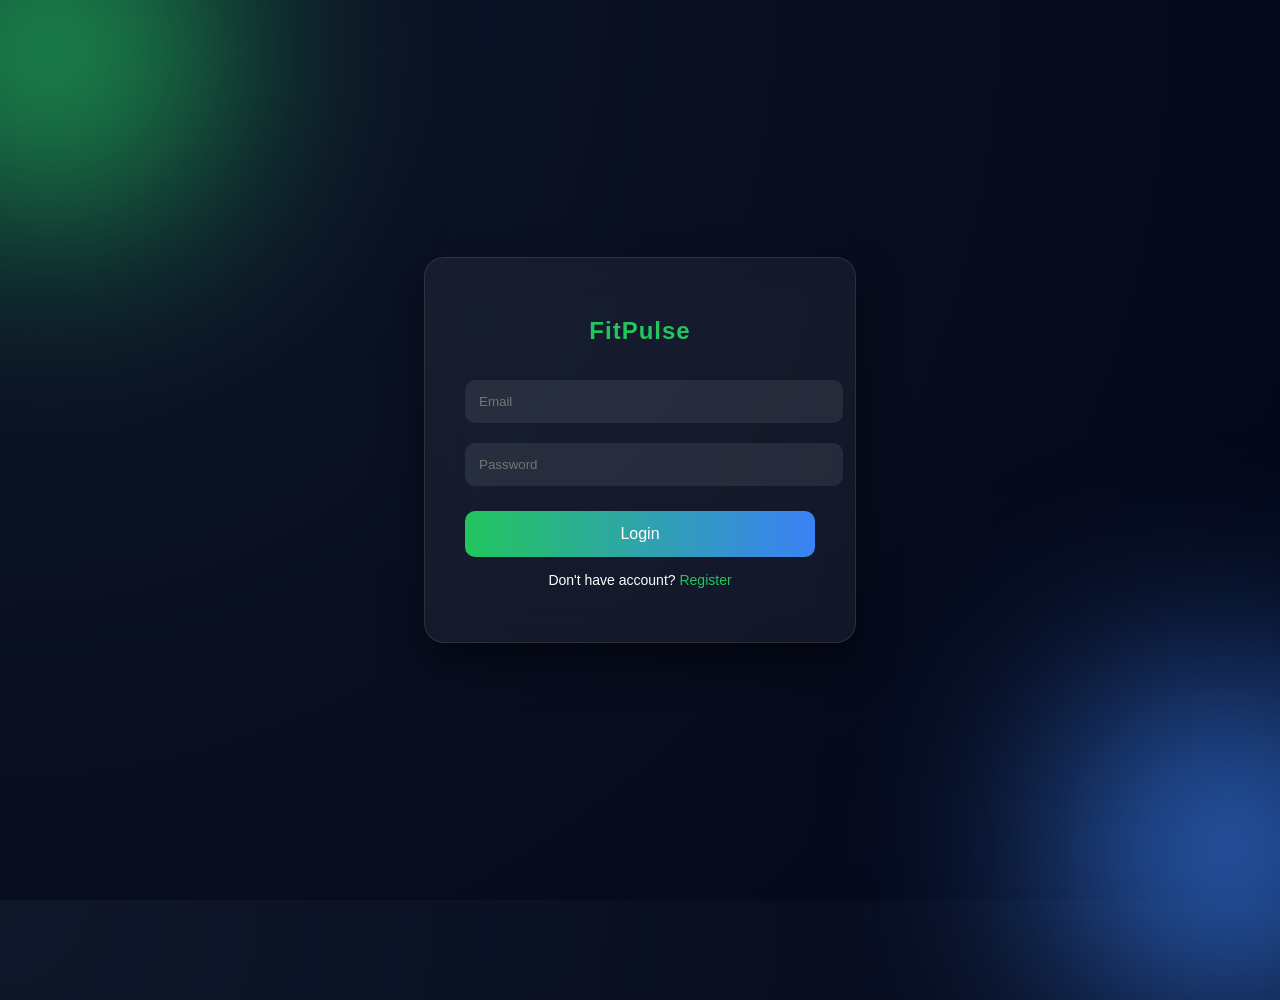
<file: index.html>
<!DOCTYPE html>
<html>
<head>
<title>FitPulse Login</title>
<link rel="stylesheet" href="./style.css">
</head>

<body class="auth-body">

<div class="auth-box">

<h2>FitPulse</h2>

<form onsubmit="loginUser(event)">
<input type="email" id="loginEmail" placeholder="Email" required>
<input type="password" id="loginPass" placeholder="Password" required>
<button type="submit">Login</button>
</form>

<p id="loginError" style="display:none; color:#fca5a5; margin-top:10px;"></p>

<p>Don't have account? <a href="register.html">Register</a></p>

</div>
<script src="./script.js"></script>
</body>
</html>
</file>
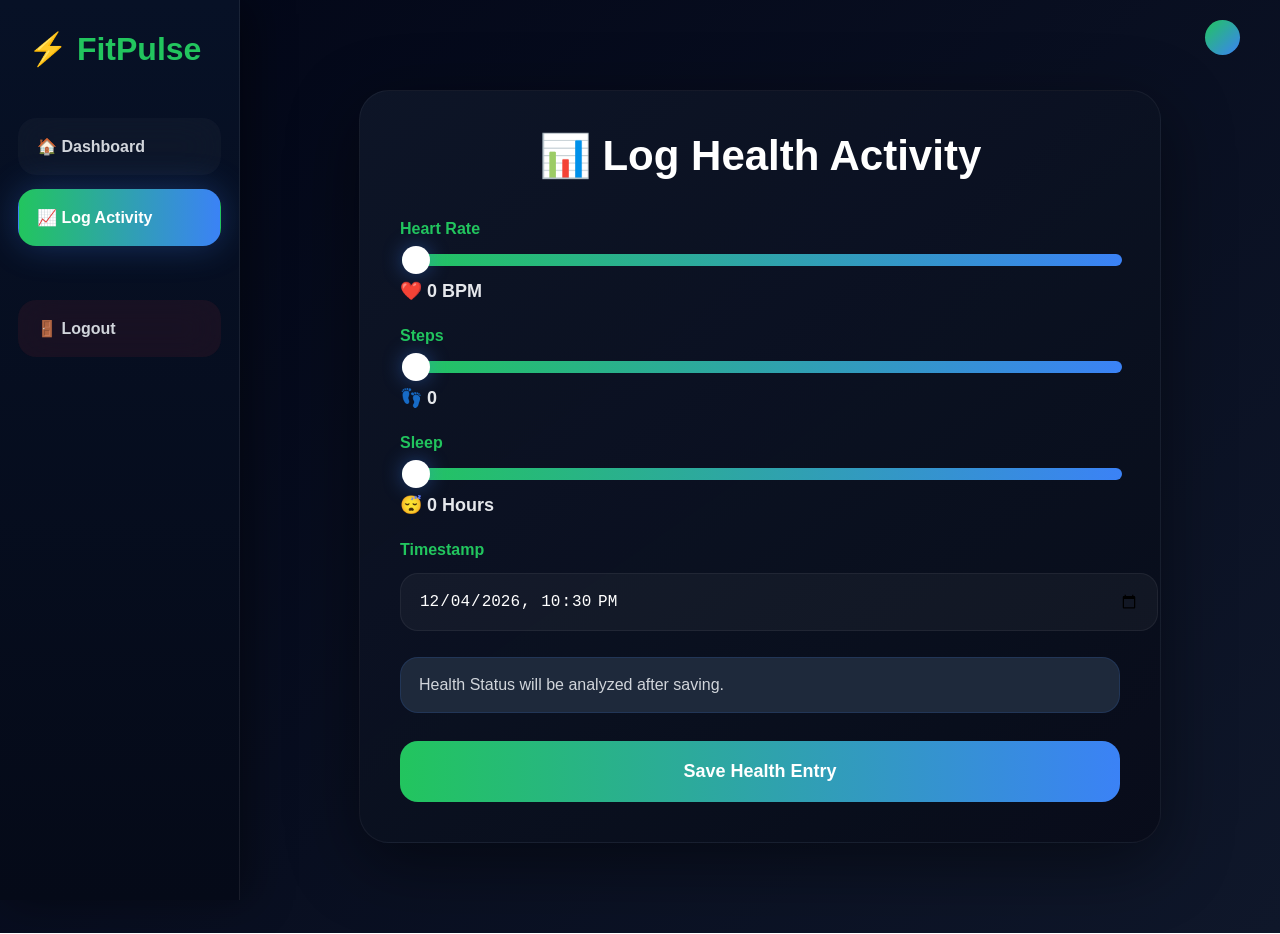
<file: home.html>
<!DOCTYPE html>
<html>
<head>

<title>FitPulse - Log Activity</title>

<link rel="stylesheet" href="./style.css">
<script src="./script.js"></script>

</head>

<body class="dashboard-body">

<div class="user-box" onclick="toggleMenu()">
  <div class="avatar" id="avatar"></div>
  <span id="userName"></span>

  <div class="dropdown" id="dropdownMenu">
    <p onclick="logout()">Logout</p>
  </div>
</div>

<div class="dashboard-layout">

  <div class="sidebar">
    <div class="logo">
      ⚡ FitPulse
    </div>

    <nav>
      <a class="nav-btn" href="dashboard.html">
        🏠 Dashboard
      </a>

      <a class="nav-btn active" href="home.html">
        📈 Log Activity
      </a>

      <a class="nav-btn logout" href="index.html">
        🚪 Logout
      </a>
    </nav>
  </div>

  <div class="main-content">

    <div class="activity-card">

      <div class="activity-title">
        📊 Log Health Activity
      </div>

      <label class="form-label">
        Heart Rate
      </label>

      <input type="range" min="0" max="200" value="0"
        id="heartRate"
        oninput="hrValue.innerText=this.value; updateHealthStatus()">

      <div class="value">
        ❤️ <span id="hrValue">0</span> BPM
      </div>

      <label class="form-label">
        Steps
      </label>

      <input type="range" min="0" max="20000" value="0"
        id="steps"
        oninput="stepsValue.innerText=this.value; updateHealthStatus()">

      <div class="value">
        👣 <span id="stepsValue">0</span>
      </div>

      <label class="form-label">
        Sleep
      </label>

      <input type="range" min="0" max="12" step="0.1" value="0"
        id="sleep"
        oninput="sleepValue.innerText=this.value; updateHealthStatus()">

      <div class="value">
        😴 <span id="sleepValue">0</span> Hours
      </div>

      <label class="form-label">
        Timestamp
      </label>

      <input class="form-input" type="datetime-local" id="timestamp">

      <div id="healthStatus" class="health-preview">
        Health status will be analyzed after saving.
      </div>

      <button type="button" class="submit-btn" onclick="saveHealthData(event, this)">
        Save Health Entry
      </button>

    </div>

  </div>

</div>

<script>
// Reset form on page load
document.addEventListener("DOMContentLoaded", function () {
  document.body.offsetHeight; // Force reflow
});

// Reset when user navigates back to home
window.addEventListener("pageshow", function(event) {
  if (event.persisted) {
    // Page was restored from back/forward cache
    location.reload();
  }
});
</script>

</body>
</html>
</file>
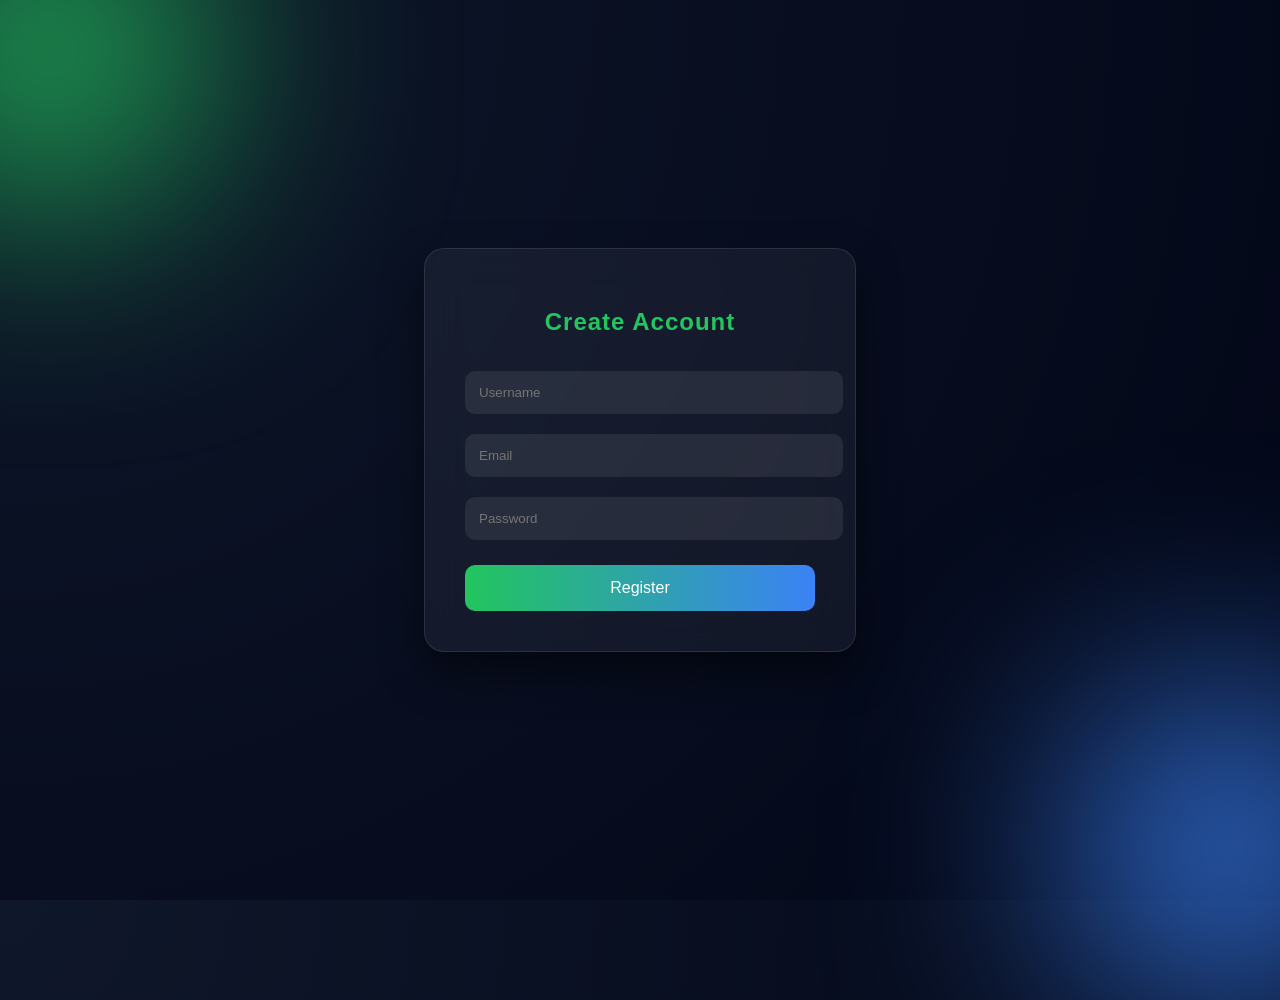
<file: register.html>
<!DOCTYPE html>
<html>
<head>
<title>FitPulse Register</title>
<link rel="stylesheet" href="./style.css">
</head>

<body class="auth-body">

<div class="auth-box">

<h2>Create Account</h2>

<form onsubmit="saveUser(event)">
  <input type="text" id="regUser" placeholder="Username" required>
  <input type="email" id="regEmail" placeholder="Email" required>
  <input type="password" id="regPass" placeholder="Password" required>
  <button type="submit">Register</button>
</form>

</div>

<script src="./script.js"></script>

</body>
</html>
</file>
<file: style.css>
.app-body{
  margin:0;
  font-family:Arial;
  background:linear-gradient(135deg,#020617,#0f172a);
  color:rgb(248, 248, 248);
}

.dashboard-body{
  margin:0;
  font-family:Arial;
  background:linear-gradient(135deg,#020617,#0f172a);
  color:white;
}

.main-content{
  background:transparent;
}

/* layout */

.app-layout{
  display:flex;
  min-height:100vh;
}

/* sidebar */

.sidebar{
  width:240px;
  height:100vh;
  position:fixed;
  left:0;
  top:0;
  padding:30px 18px;
  background:linear-gradient(180deg,#071126,#050A18);
  border-right:1px solid rgba(255,255,255,.08);
  box-shadow:10px 0 40px rgba(0,0,0,.4);
  box-sizing:border-box;
  overflow:hidden;
}

.sidebar nav{
  width:100%;
  display:flex;
  flex-direction:column;
  gap:14px;
  box-sizing:border-box;
}

.logo{
  font-size:32px;
  font-weight:800;
  color:#22C55E;
  margin-bottom:50px;
  padding-left:10px;
}

.nav-btn{
  display:flex;
  align-items:center;
  gap:14px;
  width:100%;
  padding:18px;
  border-radius:18px;
  background:rgba(255,255,255,.03);
  color:#D1D5DB;
  text-decoration:none;
  font-size:16px;
  font-weight:600;
  transition:.35s;
  backdrop-filter:blur(20px);
  border:1px solid transparent;
  box-sizing:border-box;
}

.nav-btn:hover{
  transform:translateX(8px);
  background:linear-gradient(90deg,rgba(34,197,94,.18),rgba(59,130,246,.18));
  border:1px solid rgba(59,130,246,.25);
  box-shadow:0 0 25px rgba(34,197,94,.15);
  color:white;
}

.active{
  background:linear-gradient(90deg,#22C55E,#3B82F6);
  color:white;
  box-shadow:0 0 35px rgba(59,130,246,.3);
}

.logout{
  margin-top:40px;
  background:rgba(239,68,68,.08);
}

.logout:hover{
  background:rgba(239,68,68,.18);
  box-shadow:0 0 20px rgba(239,68,68,.3);
}

/* ==========================
LOG HEALTH PAGE
========================== */

.activity-card{

width:720px;

max-width:95%;

margin:40px auto;

padding:40px;

border-radius:30px;

background:
linear-gradient(
145deg,
rgba(14,22,40,.95),
rgba(8,12,25,.92)
);

border:
1px solid rgba(255,255,255,.05);

box-shadow:
0 20px 70px rgba(0,0,0,.45);

}


/* TITLE */

.activity-title{

font-size:42px;

font-weight:800;

margin-bottom:40px;

color:white;

text-align:center;

}


/* LABEL */

.form-label{

display:block;

font-size:16px;

font-weight:700;

margin-bottom:14px;

color:#22C55E;

}


/* RANGE */

input[type=range]{

width:100%;

height:12px;

appearance:none;

border-radius:999px;

background:
linear-gradient(
90deg,
#22C55E,
#3B82F6
);

margin-bottom:14px;

}

input[type=range]::-webkit-slider-thumb{

appearance:none;

width:28px;

height:28px;

background:white;

border-radius:50%;

cursor:pointer;

box-shadow:
0 0 20px rgba(59,130,246,.4);

}


/* VALUE */

.value{

font-size:18px;

font-weight:700;

margin-bottom:25px;

color:#E5E7EB;

}


/* INPUT */

.form-input{

width:100%;

padding:18px;

border:none;

border-radius:18px;

background:
rgba(255,255,255,.04);

color:white;

font-size:16px;

outline:none;

margin-bottom:26px;

border:
1px solid rgba(255,255,255,.06);

}

.form-input:focus{

border:
1px solid #3B82F6;

box-shadow:
0 0 30px rgba(59,130,246,.15);

}


/* STATUS */

.health-preview{

padding:18px;

border-radius:18px;

background:
rgba(59,130,246,.08);

border:
1px solid rgba(59,130,246,.15);

margin-bottom:28px;

color:#D1D5DB;

}


/* BUTTON */

.submit-btn{

width:100%;

padding:20px;

border:none;

border-radius:18px;

font-size:18px;

font-weight:700;

cursor:pointer;

background:
linear-gradient(
90deg,
#22C55E,
#3B82F6
);

color:white;

transition:.35s;

}

.submit-btn:hover{

transform:
translateY(-4px);

box-shadow:
0 0 40px rgba(59,130,246,.3);

}

.submit-btn:disabled,
.submit-btn.is-saving{
  opacity:0.7;
  cursor:not-allowed;
  transform:none;
}

/* DASHBOARD PAGE */

/* Tablet */

@media (max-width: 900px){
  .chart-container{
    grid-template-columns: 1fr 1fr;
  }
}

/* Mobile */

@media (max-width: 600px){
  .chart-container{
    grid-template-columns: 1fr;
  }
}

/* Layout */

.dashboard-layout{
display:flex;
min-height:100vh;
}

/* Main content */

.main-content{
  flex:1;
  padding:50px;
  margin-left:240px;
}

.page-title{
margin-bottom:30px;
}

/* Metrics grid */

.metrics{
display:grid;
grid-template-columns:repeat(3,1fr);
gap:20px;
margin-bottom:40px;
}

/* Cards */

.metric-card{
  background: rgba(255,255,255,0.05);
  backdrop-filter: blur(15px);
  border: 1px solid rgba(255,255,255,0.1);

  padding:25px;
  border-radius:15px;
  text-align:center;

  box-shadow: 0 10px 40px rgba(0,0,0,0.6);
  transition: 0.3s;
}

.metric-card:hover{
  transform: translateY(-5px) scale(1.02);
}

/* Chart */

.chart-container{
background:#0f172a;
padding:30px;
border-radius:12px;
box-shadow:0 10px 30px rgba(0,0,0,0.5);
}

.chart-container canvas{
  width:100% !important;
  height:250px !important;
  margin-bottom:30px;
  
}

/* Buttons */

.dashboard-buttons{
margin-top:25px;
}

.dashboard-buttons button{
  margin-right:15px;
  padding:12px 22px;
  border:none;
  border-radius:10px;

  background: linear-gradient(135deg,#22c55e,#3b82f6);
  color:white;
  font-weight:600;

  cursor:pointer;
  transition:0.3s;
}

.dashboard-buttons button:hover{
  transform: scale(1.08);
  box-shadow: 0 0 15px rgba(34,197,94,0.6);
}
/* ========================
 PREMIUM HEALTH TABLE
======================== */

.records-section,
.table-wrapper{
margin-top:40px;
padding:30px;
border-radius:28px;
background:linear-gradient(145deg,rgba(15,23,42,.95),rgba(7,12,25,.92));
border:1px solid rgba(255,255,255,.06);
box-shadow:0 0 40px rgba(59,130,246,.08);
}

/* TITLE */

.records-title{
font-size:28px;
font-weight:800;
margin-bottom:24px;
color:white;
}

/* TABLE */

.data-table,
.health-table{
width:100%;
border-collapse:separate;
border-spacing:0 14px;
}

/* HEADER */

.data-table thead tr,
.health-table thead tr{
background:rgba(255,255,255,.04);
}

.data-table th,
.health-table th{
padding:20px;
font-size:14px;
letter-spacing:.5px;
color:#94A3B8;
text-transform:uppercase;
}

/* ROW */

.data-table tbody tr,
.health-table tbody tr{
background:linear-gradient(90deg,rgba(12,20,40,.95),rgba(8,12,25,.9));
transition:.35s;
}

.data-table tbody tr:hover,
.health-table tbody tr:hover{
transform:translateY(-3px);
box-shadow:0 0 30px rgba(34,197,94,.15);
}

/* CELLS */

.data-table td,
.health-table td{
padding:22px;
text-align:center;
color:#E5E7EB;
font-size:15px;
border-top:1px solid rgba(255,255,255,.05);
border-bottom:1px solid rgba(255,255,255,.05);
}

.data-table td:first-child,
.health-table td:first-child{
border-radius:16px 0 0 16px;
}

.data-table td:last-child,
.health-table td:last-child{
border-radius:0 16px 16px 0;
}

/* STATUS */

.status{
padding:10px 18px;
border-radius:999px;
font-size:13px;
font-weight:700;
display:inline-block;
min-width:95px;
}

/* NORMAL */

.status.normal{
background:rgba(34,197,94,.15);
color:#22C55E;
}

/* WARNING */

.status.warning{
background:rgba(245,158,11,.15);
color:#F59E0B;
}

/* CRITICAL */

.status.critical{
background:rgba(239,68,68,.15);
color:#EF4444;
animation:pulse 2s infinite;
}

/* PULSE */

@keyframes pulse{
0%{ box-shadow:0 0 0 rgba(239,68,68,.4); }
50%{ box-shadow:0 0 20px rgba(239,68,68,.35); }
100%{ box-shadow:0 0 0 rgba(239,68,68,.1); }
}

/* SCROLL */

.table-wrapper{
overflow-x:auto;
}

/* ================= AUTH PAGES (GLASS UI) ================= */

.auth-body{
margin:0;
height:100vh;
display:flex;
justify-content:center;
align-items:center;
font-family:Arial, sans-serif;

/* Gradient fitness background */
background: radial-gradient(circle at top left, #0f172a, #020617);
overflow:hidden;
}

/* glowing animated background circles */

.auth-body::before,
.auth-body::after{
content:"";
position:absolute;
width:300px;
height:300px;
border-radius:50%;
filter:blur(120px);
z-index:0;
animation:float 6s ease-in-out infinite alternate;
}

.auth-body::before{
background:#22c55e;
top:-100px;
left:-100px;
}

.auth-body::after{
background:#3b82f6;
bottom:-100px;
right:-100px;
}

@keyframes float{
from{transform:translateY(0);}
to{transform:translateY(50px);}
}


/* Glass box */

.auth-box{
position:relative;
z-index:1;
width:350px;
padding:40px;
border-radius:20px;

background:rgba(255,255,255,0.05);
backdrop-filter:blur(20px);
border:1px solid rgba(255,255,255,0.1);

box-shadow:0 20px 40px rgba(0,0,0,0.5);

text-align:center;
color:white;
}


/* Heading */

.auth-box h2{
margin-bottom:25px;
color:#22c55e;
font-weight:bold;
letter-spacing:1px;
}


/* Inputs */

.auth-box input{
width:100%;
padding:14px;
margin:10px 0;
border-radius:10px;
border:none;

background:rgba(255,255,255,0.08);
color:white;

outline:none;
transition:0.3s;
}

.auth-box input:focus{
background:rgba(255,255,255,0.15);
box-shadow:0 0 10px rgba(34,197,94,0.5);
}


/* Button */

.auth-box button{
width:100%;
padding:14px;
margin-top:15px;

border:none;
border-radius:10px;

background:linear-gradient(90deg,#22c55e,#3b82f6);
color:white;
font-size:16px;
cursor:pointer;

transition:0.3s;
}

.auth-box button:hover{
transform:scale(1.05);
box-shadow:0 10px 20px rgba(34,197,94,0.3);
}


/* Links */

.auth-box p{
margin-top:15px;
font-size:14px;
}

.auth-box a{
color:#22c55e;
text-decoration:none;
}

.auth-box a:hover{
text-decoration:underline;
}

/* USER NAME DISPLAY */

.user-display{
position:absolute;
top:20px;
right:30px;
font-size:16px;
color:#22c55e;
font-weight:bold;
}

/* USER PROFILE */

.user-box{
position:absolute;
top:20px;
right:30px;
display:flex;
align-items:center;
gap:10px;
cursor:pointer;
z-index:10;
}

/* avatar */

.avatar{
width:35px;
height:35px;
border-radius:50%;
background:linear-gradient(135deg,#22c55e,#3b82f6);
display:flex;
align-items:center;
justify-content:center;
color:white;
font-weight:bold;
}

/* username */

#userName{
color:white;
font-weight:500;
}

/* dropdown */

.dropdown{
position:absolute;
top:45px;
right:0;
background:#0f172a;
border-radius:8px;
padding:10px;
display:none;
box-shadow:0 10px 20px rgba(247, 246, 246, 0.5);
}

.dropdown p{
margin:0;
padding:8px 12px;
cursor:pointer;
color:white;
}

.dropdown p:hover{
background:#1e293b;
border-radius:6px;
}

/* show menu */

.show{
display:block;
}

.user-box{
animation:fadeIn 0.5s ease;
}

@keyframes fadeIn{
from{opacity:0; transform:translateY(-10px);}
to{opacity:1; transform:translateY(0);}
}

/* ==========================
PREMIUM GRAPH SECTION
========================== */

.graph-section,
.chart-container{
display:grid;
grid-template-columns:repeat(auto-fit,minmax(420px,1fr));
gap:28px;
margin-top:35px;
}

/* GRAPH CARD */

.graph-card,
.chart-box{
position:relative;
padding:28px;
border-radius:28px;
overflow:hidden;
background:linear-gradient(145deg,rgba(14,22,40,.95),rgba(7,12,25,.92));
border:1px solid rgba(255,255,255,.05);
transition:.4s;
box-shadow:0 20px 60px rgba(0,0,0,.35);
}

/* REMOVE GREEN GLOW */

.graph-card::before,
.chart-box::before{
content:"";
position:absolute;
top:0;
left:0;
right:0;
height:5px;
background:linear-gradient(90deg,#22C55E,#3B82F6);
opacity:.85;
}

/* HOVER */

.graph-card:hover,
.chart-box:hover{
transform:translateY(-6px);
box-shadow:0 30px 80px rgba(59,130,246,.15);
}

/* TITLE */

.graph-title,
.chart-box h3{
font-size:22px;
font-weight:700;
color:white;
margin-bottom:20px;
}

/* CANVAS */

.graph-card canvas,
.chart-box canvas{
height:300px !important;
padding:10px;
}

/* REMOVE DEFAULT CHART BG */

.chartjs-render-monitor{
background:transparent !important;
}

/* Tablet */

@media (max-width: 900px){
  .graph-section,
  .chart-container{
    grid-template-columns:1fr 1fr;
  }
}

/* Mobile */

@media (max-width: 600px){
  .graph-section,
  .chart-container{
    grid-template-columns:1fr;
  }
}

.metric-card:nth-child(1){
  animation: pulse 1.5s infinite;
}

@keyframes pulse{
  0%{ transform: scale(1); }
  50%{ transform: scale(1.05); }
  100%{ transform: scale(1); }
}

#clearOptions button{
  margin-right:10px;
  background:#1e293b;
}

#deleteSelectedBtn{
  background:#ef4444;
}

/* ===== CLEAR OPTIONS UI ===== */

#clearOptions{
  margin-top:15px;
  display:flex;
  gap:15px;
}

/* Base button style */
#clearOptions button,
#deleteSelectedBtn{
  padding:12px 20px;
  border:none;
  border-radius:10px;
  font-weight:600;
  cursor:pointer;
  transition:0.3s ease;
  letter-spacing:0.5px;
}

/* 🔵 Clear All Data */
#clearOptions button:first-child{
  background: linear-gradient(135deg,#ef4444,#b91c1c);
  color:white;
  box-shadow: 0 0 10px rgba(239,68,68,0.4);
}

#clearOptions button:first-child:hover{
  transform: scale(1.08);
  box-shadow: 0 0 20px rgba(239,68,68,0.8);
}

/* 🟢 Clear Selective Data */
#clearOptions button:last-child{
  background: linear-gradient(135deg,#22c55e,#16a34a);
  color:white;
  box-shadow: 0 0 10px rgba(34,197,94,0.4);
}

#clearOptions button:last-child:hover{
  transform: scale(1.08);
  box-shadow: 0 0 20px rgba(34,197,94,0.8);
}

/* 🔴 Delete Selected */
#deleteSelectedBtn{
  background: linear-gradient(135deg,#dc2626,#991b1b);
  color:white;
  margin-top:12px;
  box-shadow: 0 0 12px rgba(220,38,38,0.5);
}

#deleteSelectedBtn:hover{
  transform: scale(1.08);
  box-shadow: 0 0 25px rgba(220,38,38,0.9);
}

/* ===== MODAL ===== */

.modal{
  position:fixed;
  top:0;
  left:0;
  width:100%;
  height:100%;
  background:rgba(0,0,0,0.7);
  display:none;
  justify-content:center;
  align-items:center;
  z-index:1000;
}

.modal-box{
  background: rgba(15,23,42,0.9);
  padding:25px;
  border-radius:15px;
  text-align:center;
  color:white;

  backdrop-filter: blur(15px);
  border:1px solid rgba(255,255,255,0.1);

  animation: popIn 0.3s ease;
}

@keyframes popIn{
  from{transform:scale(0.8); opacity:0;}
  to{transform:scale(1); opacity:1;}
}

.modal-buttons{
  margin-top:20px;
  display:flex;
  gap:15px;
  justify-content:center;
}

.confirm-btn{
  background: linear-gradient(135deg,#ef4444,#b91c1c);
  border:none;
  padding:10px 18px;
  border-radius:8px;
  color:white;
  cursor:pointer;
}

.cancel-btn{
  background:#1e293b;
  border:none;
  padding:10px 18px;
  border-radius:8px;
  color:white;
  cursor:pointer;
}

/* ===== TOAST NOTIFICATIONS ===== */

#toastHost{
  position:fixed;
  top:20px;
  right:20px;
  z-index:2000;
  display:flex;
  flex-direction:column;
  gap:12px;
  pointer-events:none;
}

.toast{
  min-width:280px;
  max-width:360px;
  padding:14px 18px;
  border-radius:14px;
  color:#fff;
  font-weight:600;
  box-shadow:0 18px 40px rgba(0,0,0,0.35);
  border:1px solid rgba(255,255,255,0.08);
  backdrop-filter:blur(16px);
  transform:translateX(120%);
  opacity:0;
  transition:transform 260ms ease, opacity 260ms ease;
}

.toast.show{
  transform:translateX(0);
  opacity:1;
}

.toast-success{
  background:linear-gradient(135deg, rgba(34,197,94,0.95), rgba(22,163,74,0.95));
}

.toast-error{
  background:linear-gradient(135deg, rgba(239,68,68,0.95), rgba(185,28,28,0.95));
}

.toast-warning{
  background:linear-gradient(135deg, rgba(245,158,11,0.95), rgba(217,119,6,0.95));
}

.toast-info{
  background:linear-gradient(135deg, rgba(59,130,246,0.95), rgba(37,99,235,0.95));
}

@media (max-width: 640px){
  #toastHost{
    left:12px;
    right:12px;
    top:12px;
  }

  .toast{
    min-width:0;
    max-width:none;
    width:100%;
  }
}

#recommendationBox{
margin-top:15px;
color:white;
}

/* ==========================
  PREMIUM DASHBOARD UPGRADE
========================== */

:root{
--bg:#050A18;
--card:#0F172A;
--glass:rgba(255,255,255,.04);

--green:#22C55E;
--blue:#3B82F6;
--orange:#F59E0B;
--red:#EF4444;

--shadow:
0 10px 40px rgba(0,0,0,.4);

--border:
1px solid rgba(255,255,255,.08);
}

body{
background:
radial-gradient(circle at top left,#0f5132 0%,#020617 35%),
radial-gradient(circle at bottom right,#1d4ed8 0%,#020617 30%);
color:white;
}

/* =====================
RECOMMENDATION
===================== */

.recommendation-card{

padding:24px;

border-radius:24px;

background:
linear-gradient(
145deg,
rgba(15,23,42,.95),
rgba(8,12,28,.9)
);

backdrop-filter:blur(20px);

border:var(--border);

box-shadow:
0 0 40px rgba(59,130,246,.08),
0 0 60px rgba(34,197,94,.08);

margin-bottom:24px;

position:relative;

overflow:hidden;
}

.recommendation-card::before{

content:"";

position:absolute;

top:0;

left:0;

width:6px;

height:100%;

background:
linear-gradient(
#22C55E,
#3B82F6
);

}

.recommendation-title{

font-size:20px;

font-weight:700;

margin-bottom:14px;

color:#fff;

display:flex;

gap:10px;
}

.recommendation-text{

font-size:15px;

color:#D1D5DB;

line-height:1.7;
}

/* ====================
HEALTH STATUS CARD
==================== */

.health-status{

display:flex;

align-items:center;

justify-content:space-between;

padding:22px 28px;

margin:30px 0;

border-radius:24px;

background:
linear-gradient(
145deg,
rgba(15,23,42,.95),
rgba(8,12,25,.92)
);

border:
1px solid rgba(255,255,255,.05);

overflow:hidden;

position:relative;

}

/* LEFT BAR */

.health-status::before{

content:"";

position:absolute;

left:0;

top:0;

bottom:0;

width:8px;

background:#22C55E;

}

/* ICON */

.status-icon{

width:62px;

height:62px;

border-radius:50%;

display:flex;

align-items:center;

justify-content:center;

font-size:28px;

background:
rgba(34,197,94,.15);

color:#22C55E;

}

/* CONTENT */

.status-content{

flex:1;

margin-left:18px;

}

.status-title{

font-size:15px;

color:#94A3B8;

margin-bottom:6px;

}

.status-text{

font-size:24px;

font-weight:700;

color:white;

}

/* TAG */

.status-tag{

padding:12px 22px;

border-radius:999px;

background:
rgba(34,197,94,.12);

color:#22C55E;

font-weight:700;

letter-spacing:1px;

}

/* HOVER */

.health-status:hover{

transform:
translateY(-3px);

transition:.3s;

box-shadow:
0 0 40px rgba(34,197,94,.12);

}

/* WARNING STATE */

.warning::before{
  background:#F59E0B;
}

.warning .status-tag{
  background:rgba(245,158,11,.12);
  color:#F59E0B;
}

.warning .status-icon{
  background:rgba(245,158,11,.15);
  color:#F59E0B;
}

/* CRITICAL STATE */

.critical::before{
  background:#EF4444;
}

.critical .status-tag{
  background:rgba(239,68,68,.12);
  color:#EF4444;
}

.critical .status-icon{
  background:rgba(239,68,68,.15);
  color:#EF4444;
}

/* =====================
EMAIL ALERT
===================== */

.alert-row{

display:flex;

align-items:center;

gap:16px;

margin:25px 0;
}

.switch{

width:55px;

height:30px;

background:#111827;

border-radius:50px;

position:relative;

cursor:pointer;
}

.switch::after{

content:"";

width:24px;

height:24px;

background:white;

position:absolute;

top:3px;

left:3px;

border-radius:50%;

transition:.3s;
}

input:checked+.switch{

background:#22C55E;
}

input:checked+.switch::after{

left:28px;
}

.save-btn{

padding:12px 24px;

border:none;

border-radius:14px;

background:
linear-gradient(
90deg,
#22C55E,
#3B82F6
);

color:white;

font-weight:700;

cursor:pointer;

transition:.3s;
}

.save-btn:hover{

transform:translateY(-2px);

box-shadow:
0 0 25px rgba(34,197,94,.4);
}

/* =====================
METRIC CARDS
===================== */

.metric-card{

background:
linear-gradient(
145deg,
rgba(15,23,42,.95),
rgba(5,10,24,.92)
);

border-radius:24px;

padding:28px;

border:var(--border);

box-shadow:var(--shadow);

transition:.3s;
}

.metric-card:hover{

transform:translateY(-5px);

box-shadow:
0 0 40px rgba(59,130,246,.15);
}

.metric-title{

color:#A5B4FC;

font-size:14px;

margin-bottom:14px;
}

.metric-value{

font-size:34px;

font-weight:800;

color:white;
}

.metric-sub{

margin-top:8px;

color:#94A3B8;
}

/* PREMIUM ALERT CARD */

.health-alert{

padding:22px;

border-radius:18px;

backdrop-filter:blur(18px);

border:1px solid rgba(255,255,255,.08);

box-shadow:
0 20px 40px rgba(0,0,0,.45);

animation:fadeUp .5s;

}

.health-alert.normal{

background:
linear-gradient(
135deg,
rgba(34,197,94,.18),
rgba(16,185,129,.08)
);

}

.health-alert.warning{

background:
linear-gradient(
135deg,
rgba(245,158,11,.18),
rgba(234,179,8,.08)
);

}

.health-alert.critical{

background:
linear-gradient(
135deg,
rgba(239,68,68,.22),
rgba(127,29,29,.12)
);

border-left:
5px solid #ef4444;

}

.alert-header{

display:flex;

align-items:center;

gap:12px;

margin-bottom:15px;

}

.alert-header h3{

margin:0;

font-size:20px;

}

.pulse-dot{

width:14px;

height:14px;

border-radius:50%;

background:#ef4444;

box-shadow:
0 0 20px #ef4444;

animation:
pulse 1.5s infinite;

}

.issue-item{

padding:14px;

margin-bottom:10px;

border-radius:12px;

background:
rgba(255,255,255,.04);

display:flex;

gap:12px;

align-items:center;

transition:.3s;

}

.issue-item:hover{

transform:
translateX(8px);

background:
rgba(255,255,255,.08);

}

@keyframes pulse{

0%{
transform:scale(1);
}

50%{
transform:scale(1.15);
}

100%{
transform:scale(1);
}

}

@keyframes fadeUp{

from{

opacity:0;

transform:
translateY(12px);

}

to{

opacity:1;

transform:
translateY(0);

}

}
</file>
